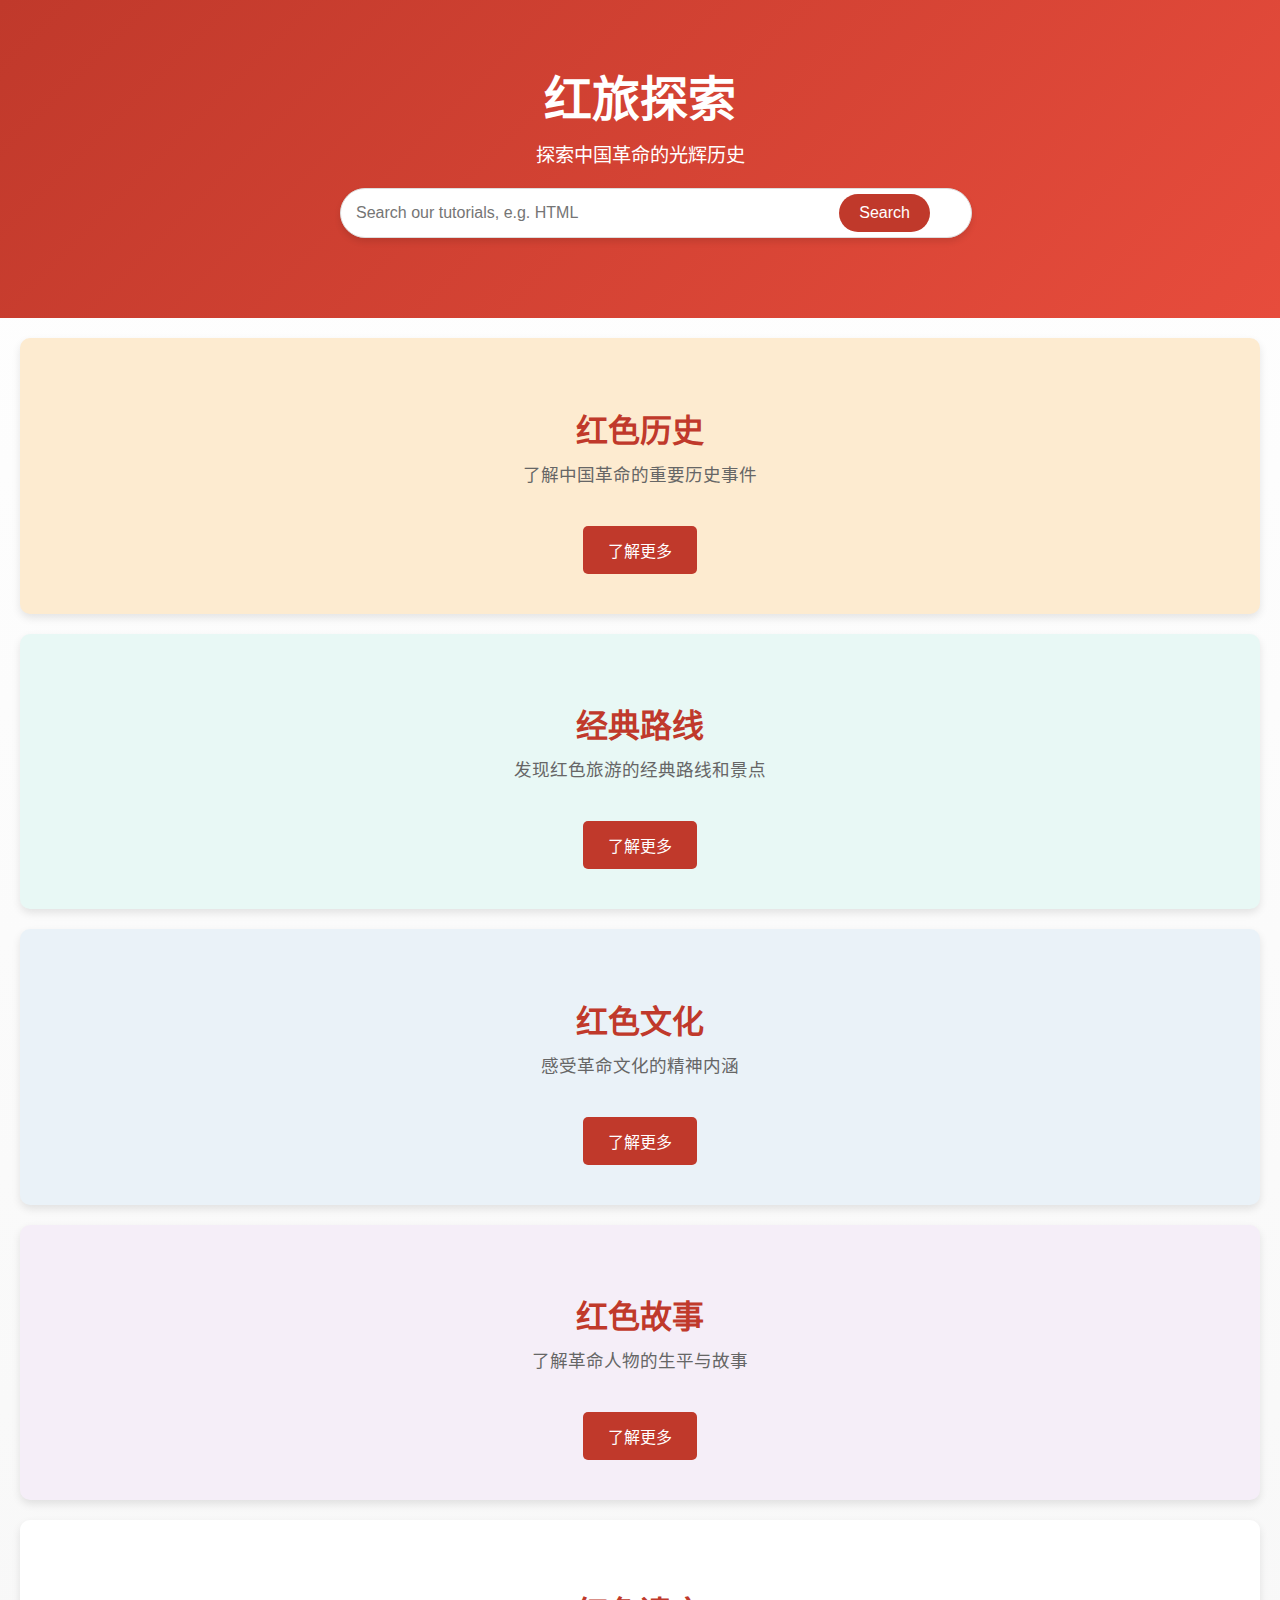
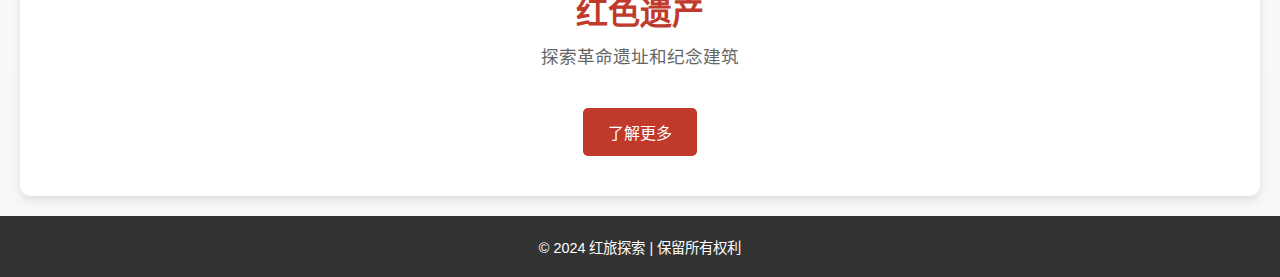
<file: index.html>
<!DOCTYPE html>
<html lang="zh-CN">
<head>
    <meta charset="UTF-8">
    <meta name="viewport" content="width=device-width, initial-scale=1.0">
    <title>红旅探索</title>
    <style>
        body {
            font-family: 'Arial', sans-serif;
            margin: 0;
            padding: 0;
            background: linear-gradient(to bottom, #fff, #f7f7f7);
            color: #333;
        }

        header {
            background: linear-gradient(135deg, #c0392b, #e74c3c);
            color: white;
            text-align: center;
            padding: 60px 20px;
        }

        header h1 {
            font-size: 3em;
            margin: 0 0 10px;
        }

        header p {
            font-size: 1.2em;
            margin: 0;
        }

        .search-container {
            margin: 20px auto;
            max-width: 600px;
            position: relative;
        }

        .search-container input[type="text"] {
            width: 100%;
            padding: 15px;
            border-radius: 25px;
            border: 1px solid #ddd;
            font-size: 1em;
            box-shadow: 0 4px 6px rgba(0, 0, 0, 0.1);
        }

        .search-container button {
            position: absolute;
            top: 50%;
            right: 10px;
            transform: translateY(-50%);
            background: #c0392b;
            border: none;
            color: white;
            padding: 10px 20px;
            border-radius: 25px;
            cursor: pointer;
            font-size: 1em;
        }

        .search-container button:hover {
            background: #a93226;
        }

        .section {
            margin: 20px auto;
            padding: 40px 20px;
            background: white;
            border-radius: 10px;
            box-shadow: 0 4px 8px rgba(0, 0, 0, 0.1);
            max-width: 1200px;
            text-align: center;
            position: relative;
        }

        .section:nth-child(1) {
            background-color: #f9ebea;
        }

        .section:nth-child(2) {
            background-color: #fdebd0;
        }

        .section:nth-child(3) {
            background-color: #e8f8f5;
        }

        .section:nth-child(4) {
            background-color: #eaf2f8;
        }

        .section:nth-child(5) {
            background-color: #f5eef8;
        }

        .section h2 {
            font-size: 2em;
            margin-bottom: 10px;
            color: #c0392b;
        }

        .section p {
            font-size: 1.1em;
            margin: 10px 0 20px;
            color: #666;
        }

        .button {
            display: inline-block;
            padding: 12px 25px;
            background: #c0392b;
            color: white;
            text-decoration: none;
            border-radius: 5px;
            font-size: 1em;
            transition: background 0.3s ease, transform 0.3s ease;
            margin-top: 20px;
        }

        .button:hover {
            background: #a93226;
            transform: translateY(-3px);
            box-shadow: 0 4px 6px rgba(0, 0, 0, 0.1);
        }

        footer {
            background: #333;
            color: white;
            text-align: center;
            padding: 20px 0;
        }

        footer p {
            margin: 0;
            font-size: 0.9em;
        }

        @media (max-width: 768px) {
            header h1 {
                font-size: 2.2em;
            }

            .section h2 {
                font-size: 1.8em;
            }

            .section p {
                font-size: 1em;
            }
        }
    </style>
</head>
<body>
    <header>
        <h1>红旅探索</h1>
        <p>探索中国革命的光辉历史</p>
        <!-- 修改为表单 -->
        <form action="https://www.google.com/search" method="get" class="search-container" target="_blank">
            <input type="text" name="q" placeholder="Search our tutorials, e.g. HTML">
            <button type="submit">Search</button>
        </form>
    </header>

    <section class="section">
        <h2>红色历史</h2>
        <p>了解中国革命的重要历史事件</p>
        <a href="history.html" class="button">了解更多</a>
    </section>

    <section class="section">
        <h2>经典路线</h2>
        <p>发现红色旅游的经典路线和景点</p>
        <a href="routes.html" class="button">了解更多</a>
    </section>

    <section class="section">
        <h2>红色文化</h2>
        <p>感受革命文化的精神内涵</p>
        <a href="culture.html" class="button">了解更多</a>
    </section>

    <section class="section">
        <h2>红色故事</h2>
        <p>了解革命人物的生平与故事</p>
        <a href="stories.html" class="button">了解更多</a>
    </section>

    <section class="section">
        <h2>红色遗产</h2>
        <p>探索革命遗址和纪念建筑</p>
        <a href="heritage.html" class="button">了解更多</a>
    </section>

    <footer>
        <p>© 2024 红旅探索 | 保留所有权利</p>
    </footer>
</body>
</html>
</file>
